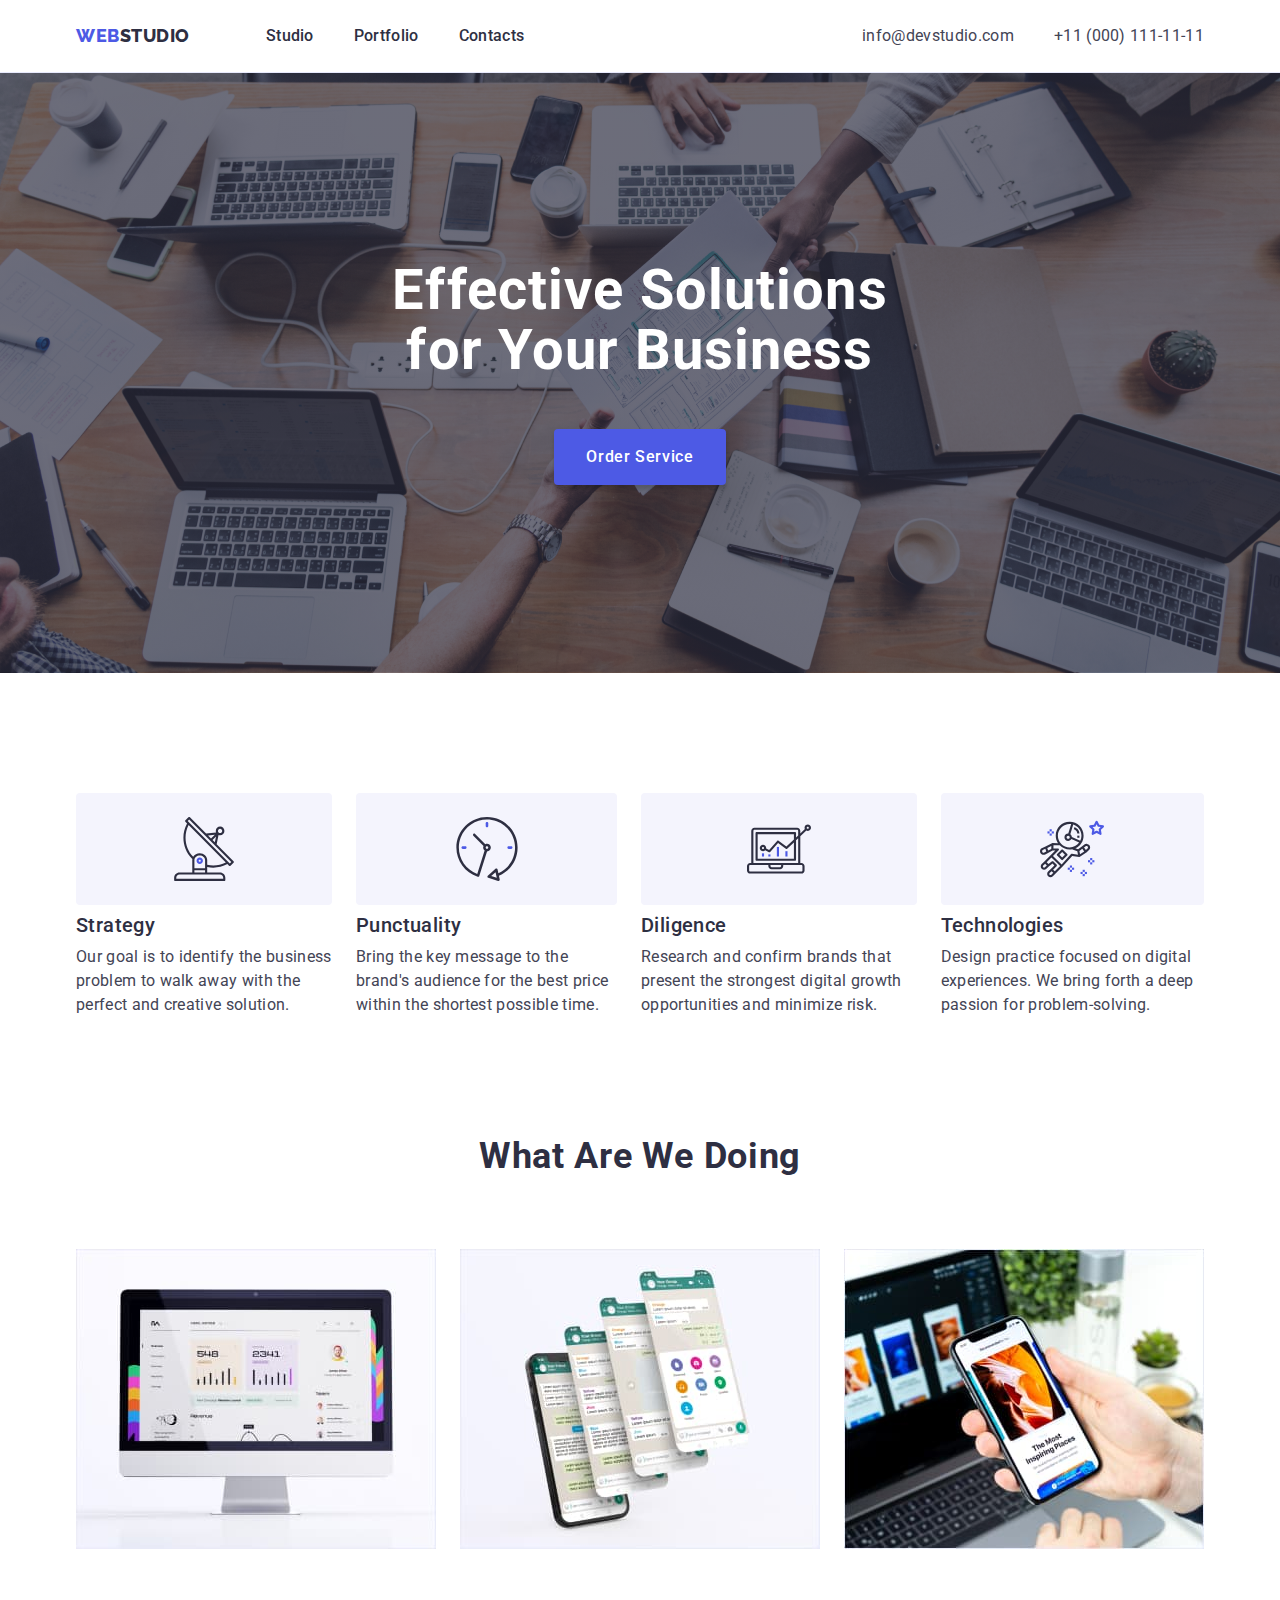
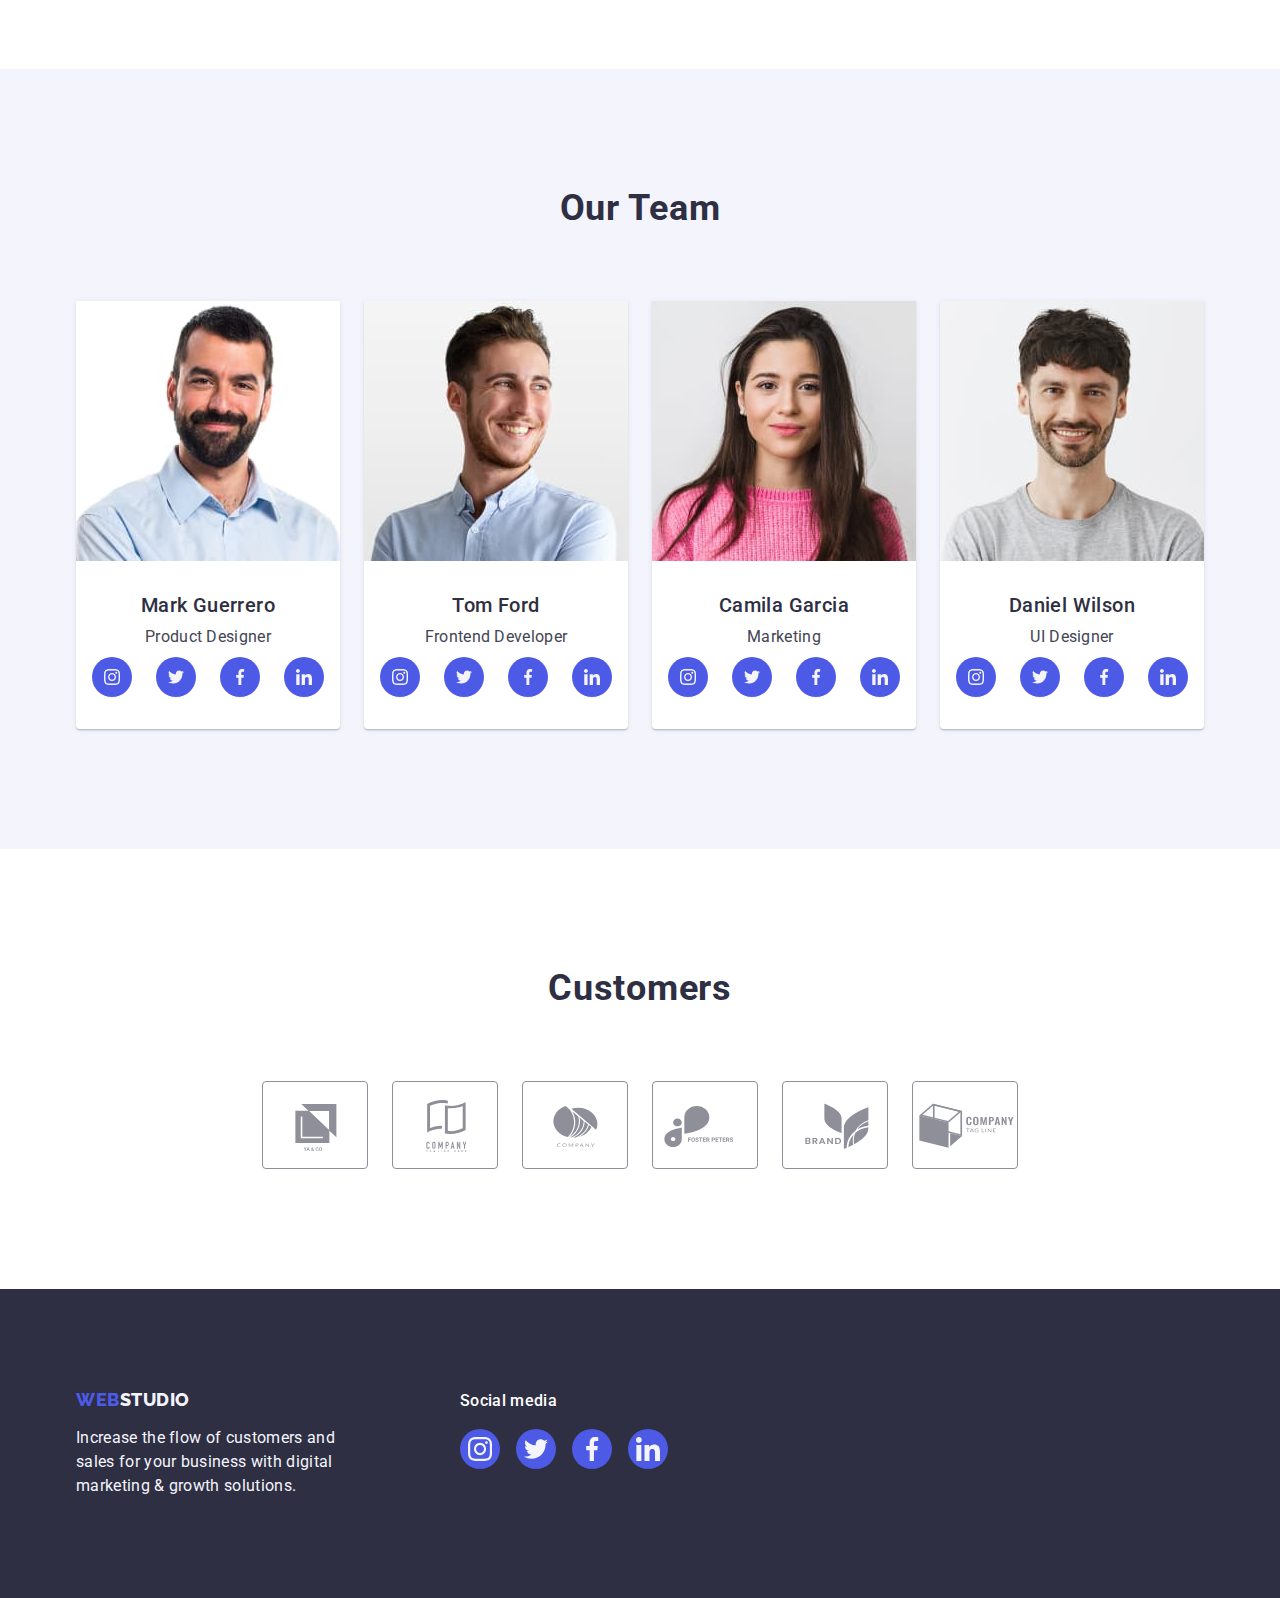
<file: index.html>
<!DOCTYPE html>
<html lang="en">
  <head>
    <meta charset="UTF-8" />
    <meta http-equiv="X-UA-Compatible" content="IE=edge" />
    <meta name="viewport" content="width=device-width, initial-scale=1.0" />
    <title>WebStudio</title>

    <link rel="preconnect" href="https://fonts.googleapis.com" />
    <link rel="preconnect" href="https://fonts.gstatic.com" crossorigin />
    <link
      href="https://fonts.googleapis.com/css2?family=Raleway:wght@800&family=Roboto:wght@400;500;700&display=swap"
      rel="stylesheet"
    />

    <link
      rel="stylesheet"
      href="https://cdnjs.cloudflare.com/ajax/libs/modern-normalize/2.0.0/modern-normalize.min.css"
    />
    <link rel="stylesheet" href="./css/style.css" />
  </head>
  <body>
    <!-- Header -->
    <header class="header-page link">
      <div class="container page-header-container">
        <nav class="page-nav">
          <a class="logo logo-text link" href="./index.html"
            >Web<span class="logo-color logo-text">Studio</span></a
          >
          <ul class="header-list list">
            <li class="link-header">
              <a class="header-item link" href="./index.html">Studio</a>
            </li>
            <li class="link-header">
              <a class="header-item link" href="./portfolio.html">Portfolio</a>
            </li>
            <li class="link-header">
              <a class="header-item link" href="">Contacts</a>
            </li>
          </ul>
        </nav>
        <address class="header-address link">
          <ul class="header-address-list list">
            <li class="header-address-item list">
              <a
                class="header-address-link link"
                href="mailto:info@devstudio.com"
                >info@devstudio.com</a
              >
            </li>
            <li class="header-address-item list">
              <a class="header-address-link link" href="tel:+110001111111"
                >+11 (000) 111-11-11</a
              >
            </li>
          </ul>
        </address>
      </div>
    </header>

    <!-- Hero -->
    <main class="main-hero">
      <section class="hero-page" id="studio">
        <div class="container">
          <h1 class="hero-title">Effective Solutions for Your Business</h1>
          <button class="hero-btn" type="button">Order Service</button>
        </div>
      </section>

      <!-- Section 1 -->
      <section class="criteria-business">
        <div class="container">
        <h2 class="visually-hidden">criteria</h2>
        <ul class="criteria-list list section-page-container">

          <li class="criterion-item">
            <div class="feauturs-container ">
              <svg class="features-item-icon" width="64" height="64">
                <use href="./images/icons.svg#icon-antenna"></use>
              </svg>
            </div>

            <h3 class="subtitle-criterion">Strategy</h3>
            <p class="text-criterion">
              Our goal is to identify the business problem to walk away with the
              perfect and creative solution.
            </p>
          </li>
          <li class="criterion-item">
            <div class="feauturs-container ">
              <svg class="features-item-icon" width="64" height="64">
                <use href="./images/icons.svg#icon-clock"></use>
              </svg>
            </div>

            <h3 class="subtitle-criterion">Punctuality</h3>
            <p class="text-criterion">
              Bring the key message to the brand's audience for the best price
              within the shortest possible time.
            </p>
          </li>

          <li class="criterion-item">
            <div class="feauturs-container ">
              <svg class="features-item-icon" width="64" height="64">
                <use href="./images/icons.svg#icon-diagram"></use>
              </svg>
            </div>

            <h3 class="subtitle-criterion">Diligence</h3>
            <p class="text-criterion">
              Research and confirm brands that present the strongest digital
              growth opportunities and minimize risk.
            </p>
          </li>

          <li class="criterion-item">
            <div class="feauturs-container ">
              <svg class="features-item-icon" width="64" height="64">
                <use href="./images/icons.svg#icon-astronaut"></use>
              </svg>
            </div>

            <h3 class="subtitle-criterion">Technologies</h3>
            <p class="text-criterion">
              Design practice focused on digital experiences. We bring forth a
              deep passion for problem-solving.
            </p>
          </li>
        </ul>
      </div>
      </section>
      <!-- Section 2 -->
      <section class="working">
        <div class="container">
          <h2 class="title-section-working">What are we doing</h2>
          <ul class="list-foto-working list working-container">
            <li class="list-foto-item">
              <img src="./images/img1.jpg" alt="monitor" width="360" />
            </li>
            <li class="list-foto-item">
              <img src="./images/img2.jpg" alt="phone" width="360" />
            </li>
            <li class="list-foto-item">
              <img
                src="./images/img3.jpg"
                alt="computer and phone"
                width="360"
              />
            </li>
          </ul>
        </div>
      </section>
      <!-- Section 3 -->
      <section class="employees">
        <div class="container">
          <h2 class="subtitle-employees">Our Team</h2>
          <ul class="photos-employees-list list">
            <li class="photo-employees-item">
              <img
                class="photo-employees"
                src="./images/markguerrero.jpg"
                alt="Mark Guerrero"
                width="264"
              />
              <div class="photo-title-text">
                <h3 class="name-employees">Mark Guerrero</h3>
                <p class="profession">Product Designer</p>
                <ul class="social-list list">
                  <li class="social-list-item">
                    <a href="" class="social-list-link">
                      <svg class="social-list-icon" width="16" height="16">
                        <use href="./images/icons.svg#icon-instagram"></use>
                      </svg>
                    </a>
                  </li>
                  <li class="social-list-item">
                    <a href="" class="social-list-link">
                      <svg class="social-list-icon" width="16" height="16">
                        <use href="./images/icons.svg#icon-twitter"></use>
                      </svg>
                    </a>
                  </li>
                  <li class="social-list-item">
                    <a href="" class="social-list-link">
                      <svg class="social-list-icon" width="16" height="16">
                        <use href="./images/icons.svg#icon-facebook"></use>
                      </svg>
                    </a>
                  </li>
                  <li class="social-list-item">
                    <a href="" class="social-list-link">
                      <svg class="social-list-icon" width="16" height="16">
                        <use href="./images/icons.svg#icon-linkedin"></use>
                      </svg>
                    </a>
                  </li>
                </ul>
              </div>
            </li>
            <li class="photo-employees-item">
              <img src="./images/tomford.jpg" alt="Tom Ford" width="264" />

              <div class="photo-title-text">
                <h3 class="name-employees">Tom Ford</h3>
                <p class="profession">Frontend Developer</p>
                <ul class="social-list list">
                  <li class="social-list-item">
                    <a href="" class="social-list-link">
                      <svg class="social-list-icon" width="16" height="16">
                        <use href="./images/icons.svg#icon-instagram"></use>
                      </svg>
                    </a>
                  </li>
                  <li class="social-list-item">
                    <a href="" class="social-list-link">
                      <svg class="social-list-icon" width="16" height="16">
                        <use href="./images/icons.svg#icon-twitter"></use>
                      </svg>
                    </a>
                  </li>
                  <li class="social-list-item">
                    <a href="" class="social-list-link">
                      <svg class="social-list-icon" width="16" height="16">
                        <use href="./images/icons.svg#icon-facebook"></use>
                      </svg>
                    </a>
                  </li>
                  <li class="social-list-item">
                    <a href="" class="social-list-link">
                      <svg class="social-list-icon" width="16" height="16">
                        <use href="./images/icons.svg#icon-linkedin"></use>
                      </svg>
                    </a>
                  </li>
                </ul>
              </div>
            </li>
            <li class="photo-employees-item">
              <img
                src="./images/camilagarcia.jpg"
                alt="Camila Garcia"
                width="264"
              />
              <div class="photo-title-text">
                <h3 class="name-employees">Camila Garcia</h3>
                <p class="profession">Marketing</p>
                <ul class="social-list list">
                  <li class="social-list-item">
                    <a href="" class="social-list-link">
                      <svg class="social-list-icon" width="16" height="16">
                        <use href="./images/icons.svg#icon-instagram"></use>
                      </svg>
                    </a>
                  </li>
                  <li class="social-list-item">
                    <a href="" class="social-list-link">
                      <svg class="social-list-icon" width="16" height="16">
                        <use href="./images/icons.svg#icon-twitter"></use>
                      </svg>
                    </a>
                  </li>
                  <li class="social-list-item">
                    <a href="" class="social-list-link">
                      <svg class="social-list-icon" width="16" height="16">
                        <use href="./images/icons.svg#icon-facebook"></use>
                      </svg>
                    </a>
                  </li>
                  <li class="social-list-item">
                    <a href="" class="social-list-link">
                      <svg class="social-list-icon" width="16" height="16">
                        <use href="./images/icons.svg#icon-linkedin"></use>
                      </svg>
                    </a>
                  </li>
                </ul>
              </div>
            </li>
            <li class="photo-employees-item">
              <img
                src="./images/danielwilson.jpg"
                alt="Daniel Wilson"
                width="264"
              />
              <div class="photo-title-text">
                <h3 class="name-employees">Daniel Wilson</h3>
                <p class="profession">UI Designer</p>
                <ul class="social-list list">
                  <li class="social-list-item">
                    <a href="" class="social-list-link">
                      <svg class="social-list-icon" width="16" height="16">
                        <use href="./images/icons.svg#icon-instagram"></use>
                      </svg>
                    </a>
                  </li>
                  <li class="social-list-item">
                    <a href="" class="social-list-link">
                      <svg class="social-list-icon" width="16" height="16">
                        <use href="./images/icons.svg#icon-twitter"></use>
                      </svg>
                    </a>
                  </li>
                  <li class="social-list-item">
                    <a href="" class="social-list-link">
                      <svg class="social-list-icon" width="16" height="16">
                        <use href="./images/icons.svg#icon-facebook"></use>
                      </svg>
                    </a>
                  </li>
                  <li class="social-list-item">
                    <a href="" class="social-list-link">
                      <svg class="social-list-icon" width="16" height="16">
                        <use href="./images/icons.svg#icon-linkedin"></use>
                      </svg>
                    </a>
                  </li>
                </ul>
              </div>
            </li>
          </ul>
        </div>
      </section>

      <!-- Customers -->

      <section class="customers">
        <div class="container">
          <h2 class="title-customers">Customers</h2>
          <ul class="customers-list list">
            <li class="customers-list-item">
              <a href="" class="customers-link">
                <svg class="customers-list-icon" width="104" height="56">
                  <use href="./images/icons.svg#icon-onecustomer"></use>
                </svg>
              </a>
            </li>

            <li class="customers-list-item">
              <a href="" class="customers-link">
                <svg class="customers-list-icon" width="104" height="56">
                  <use
                    href="./images/icons.svg#icon-twocustomer"
                    class="use-icon"
                  ></use>
                </svg>
              </a>
            </li>

            <li class="customers-list-item">
              <a href="" class="customers-link">
                <svg class="customers-list-icon" width="104" height="56">
                  <use href="./images/icons.svg#icon-threecustomer"></use>
                </svg>
              </a>
            </li>

            <li class="customers-list-item">
              <a href="" class="customers-link">
                <svg class="customers-list-icon" width="104" height="56">
                  <use href="./images/icons.svg#icon-fourcustomer"></use>
                </svg>
              </a>
            </li>

            <li class="customers-list-item">
              <a href="" class="customers-link">
                <svg class="customers-list-icon" width="104" height="56">
                  <use href="./images/icons.svg#icon-fivecustomer"></use>
                </svg>
              </a>
            </li>

            <li class="customers-list-item">
              <a href="" class="customers-link">
                <svg class="customers-list-icon" width="104" height="56">
                  <use href="./images/icons.svg#icon-sixcustomer"></use>
                </svg>
              </a>
            </li>
          </ul>
        </div>
      </section>
    </main>
    <!-- Footer -->
    <footer class="footer-page">
      <div class="footer-container container">
        <div class="footer-container-logo">
          <a class="footer-logo link logo-text" href="./index.html"
            >Web<span class="logo-footer logo-text">Studio</span></a
          >
          <p class="text-footer">
            Increase the flow of customers and sales for your business with
            digital marketing & growth solutions.
          </p>
        </div>
        <div class="footer-container-social">
          <p class="title-social-media">Social media</p>

          <ul class="footer-social-list list">
            <li class="footer-social-list-item">
              <a href="" class="footer-social-list-link">
                <svg class="footer-social-list-icon" width="24" height="24">
                  <use href="./images/icons.svg#icon-instagram"></use>
                </svg>
              </a>
            </li>
            <li class="footer-social-list-item">
              <a href="" class="footer-social-list-link">
                <svg class="footer-social-list-icon" width="24" height="24">
                  <use href="./images/icons.svg#icon-twitter"></use>
                </svg>
              </a>
            </li>
            <li class="footer-social-list-item">
              <a href="" class="footer-social-list-link">
                <svg class="footer-social-list-icon" width="24" height="24">
                  <use href="./images/icons.svg#icon-facebook"></use>
                </svg>
              </a>
            </li>
            <li class="footer-social-list-item">
              <a href="" class="footer-social-list-link">
                <svg class="footer-social-list-icon" width="24" height="24">
                  <use href="./images/icons.svg#icon-linkedin"></use>
                </svg>
              </a>
            </li>
          </ul>
        </div>
      </div>
    </footer>
  </body>
</html>
</file>
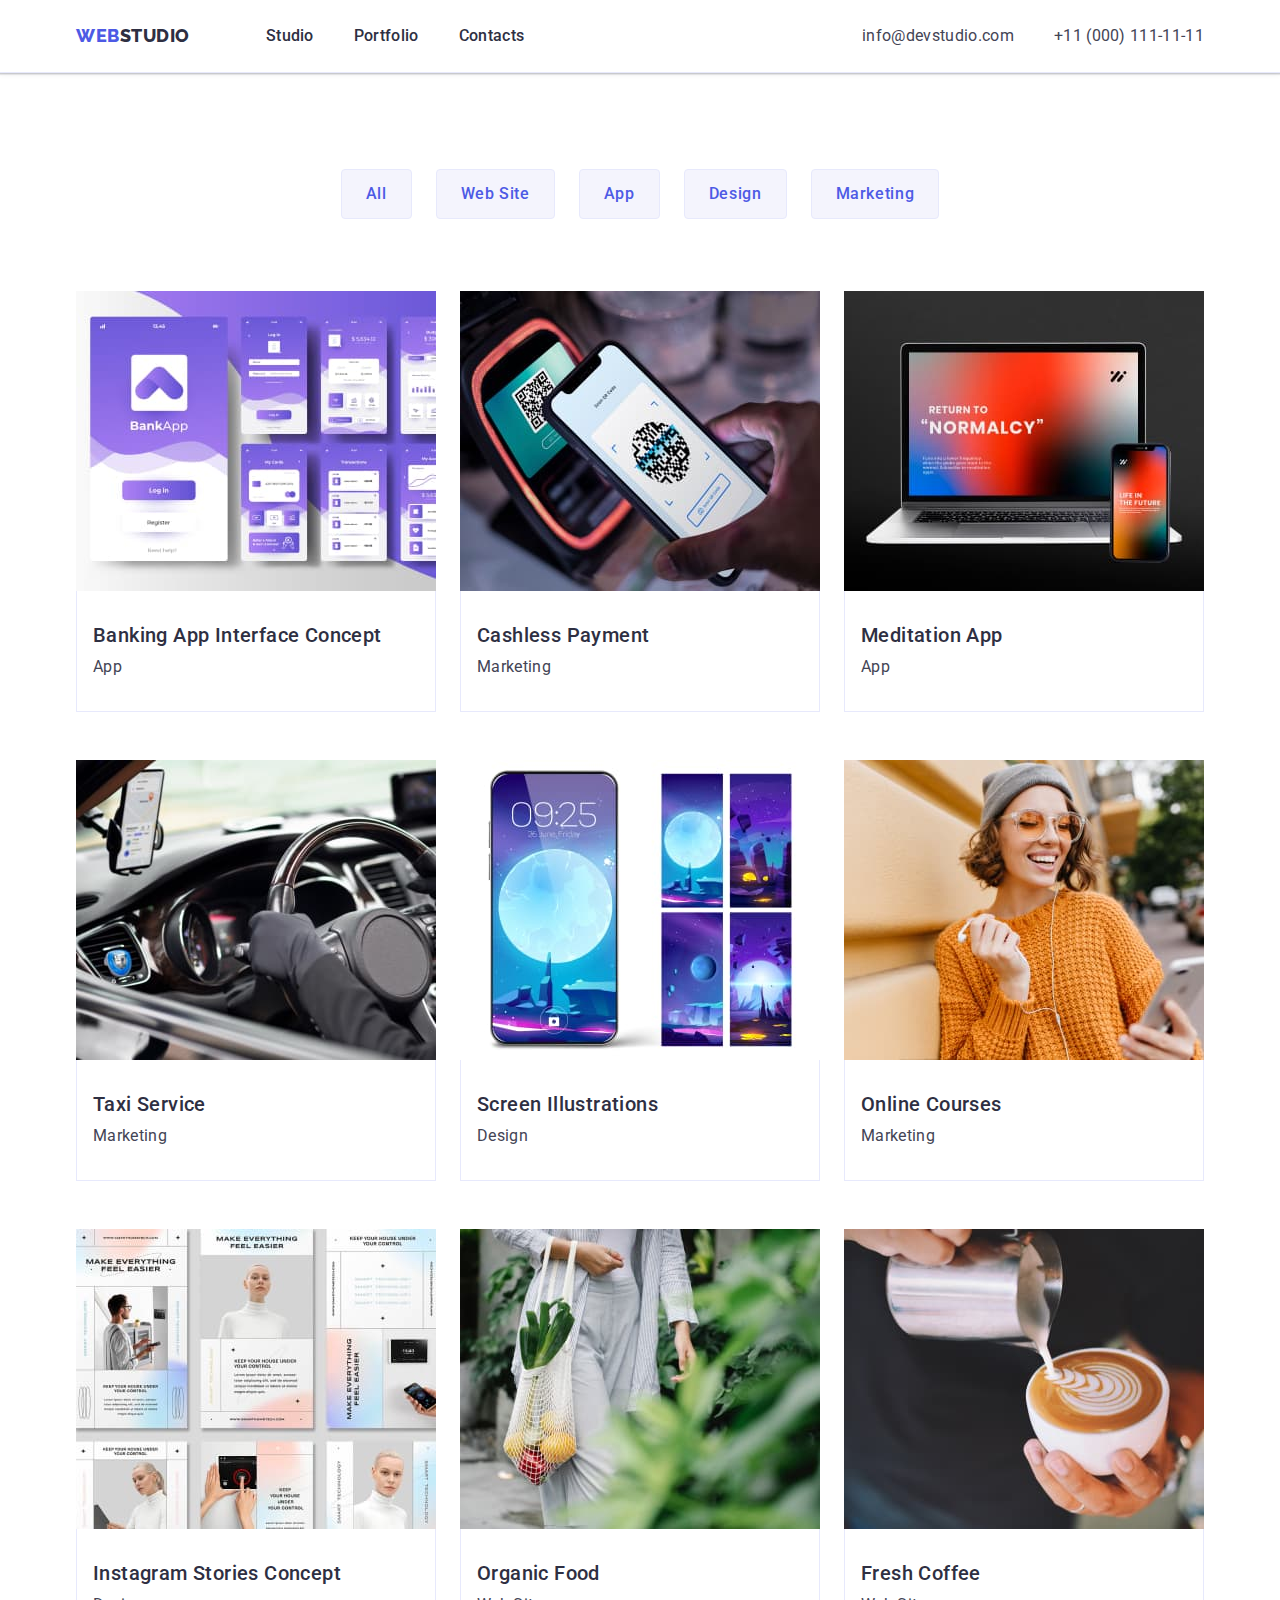
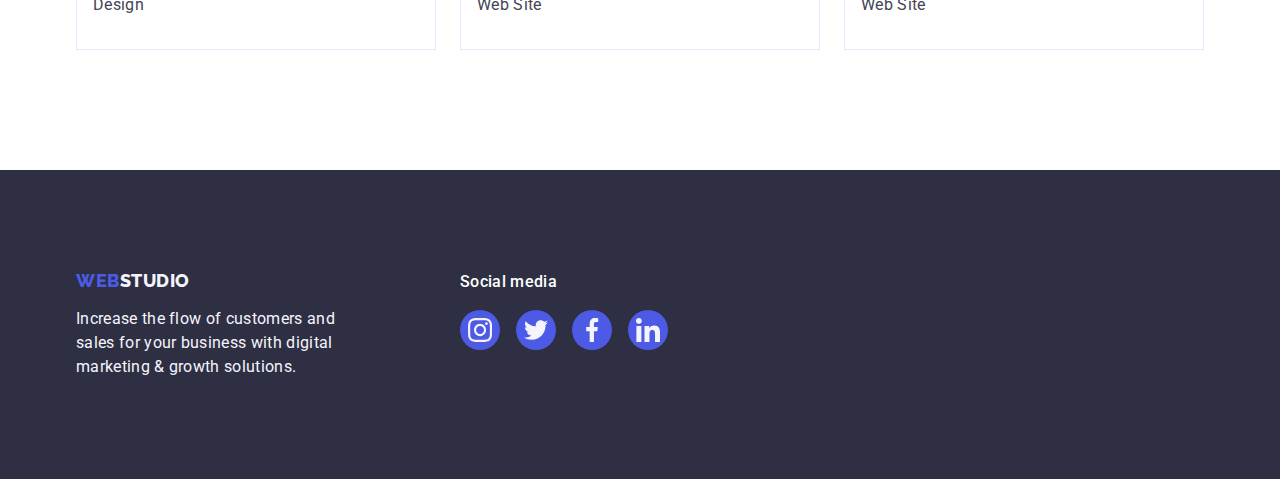
<file: portfolio.html>
<!DOCTYPE html>
<html lang="en">
  <head>
    <meta charset="UTF-8" />
    <meta http-equiv="X-UA-Compatible" content="IE=edge" />
    <meta name="viewport" content="width=device-width, initial-scale=1.0" />
    <title>WebStudio</title>
    <link rel="preconnect" href="https://fonts.googleapis.com" />
    <link rel="preconnect" href="https://fonts.gstatic.com" crossorigin />
    <link
      href="https://fonts.googleapis.com/css2?family=Raleway:wght@800&family=Roboto:wght@400;500;700&display=swap"
      rel="stylesheet"
    />
    <link
      rel="stylesheet"
      href="https://cdnjs.cloudflare.com/ajax/libs/modern-normalize/2.0.0/modern-normalize.min.css"
    />
    <link rel="stylesheet" href="./css/style.css" />
  </head>
  <body>
    <!-- Header -->
    <header class="header-page link">
      <div class="container page-header-container">
        <nav class="page-nav">
          <a class="logo logo-text link" href="./index.html"
            >Web<span class="logo-color logo-text">Studio</span></a
          >
          <ul class="header-list list">
            <li class="link-header">
              <a class="header-item link" href="./index.html">Studio</a>
            </li>
            <li class="link-header">
              <a class="header-item link" href="./portfolio.html">Portfolio</a>
            </li>
            <li class="link-header">
              <a class="header-item link" href="">Contacts</a>
            </li>
          </ul>
        </nav>
        <address class="header-address link">
          <ul class="header-address-list list">
            <li class="header-address-item list">
              <a
                class="header-address-link link"
                href="mailto:info@devstudio.com"
                >info@devstudio.com</a
              >
            </li>
            <li class="header-address-item list">
              <a class="header-address-link link" href="tel:+110001111111"
                >+11 (000) 111-11-11</a
              >
            </li>
          </ul>
        </address>
      </div>
    </header>

    <!-- Portfolio -->
    <main class="page-portfolio">
      <section class="portfolio">
        <div class="container">
          <h1 class="visually-hidden">portfolio</h1>
          <ul class="button-list list">
            <li class="btn-portfolio-item">
              <button class="btn-color" type="button">All</button>
            </li>
            <li class="btn-portfolio-item">
              <button class="btn-color" type="button">Web Site</button>
            </li>
            <li class="btn-portfolio-item">
              <button class="btn-color" type="button">App</button>
            </li>
            <li class="btn-portfolio-item">
              <button class="btn-color" type="button">Design</button>
            </li>
            <li class="btn-portfolio-item">
              <button class="btn-color" type="button">Marketing</button>
            </li>
          </ul>

          <ul class="foto-applications-list list">
            <li class="foto-applications-item">
              <a href="" class="foto-applications link">
                <img
                  class="foto-applications-link"
                  src="./images/foto1.jpg"
                  alt="bank app"
                  width="360"
                  height="300"
                />
                <div class="list-web">
                  <h2 class="title-applications">
                    Banking App Interface Concept
                  </h2>
                  <p class="text-applications">App</p>
                </div>
              </a>
            </li>
            <li class="foto-applications-item">
              <a href="" class="foto-applications link">
                <img
                  class="foto-applications-link"
                  src="./images/foto2.jpg"
                  alt="phone payment"
                  width="360"
                  height="300"
                />
                <div class="list-web">
                  <h2 class="title-applications">Cashless Payment</h2>
                  <p class="text-applications">Marketing</p>
                </div>
              </a>
            </li>
            <li class="foto-applications-item">
              <a href="" class="foto-applications link">
                <img
                  class="foto-applications-link"
                  src="./images/foto3.jpg"
                  alt="laptop"
                  width="360"
                  height="300"
                />
                <div class="list-web">
                  <h2 class="title-applications">Meditation App</h2>
                  <p class="text-applications">App</p>
                </div>
              </a>
            </li>
            <li class="foto-applications-item">
              <a href="" class="foto-applications link">
                <img
                  class="foto-applications-link"
                  src="./images/foto4.jpg"
                  alt="machine panel"
                  width="360"
                  height="300"
                />
                <div class="list-web">
                  <h2 class="title-applications">Taxi Service</h2>
                  <p class="text-applications">Marketing</p>
                </div>
              </a>
            </li>
            <li class="foto-applications-item">
              <a href="" class="foto-applications link">
                <img
                  class="foto-applications-link"
                  src="./images/foto5.jpg"
                  alt="phone illustrations"
                  width="360"
                  height="300"
                />
                <div class="list-web">
                  <h2 class="title-applications">Screen Illustrations</h2>
                  <p class="text-applications">Design</p>
                </div>
              </a>
            </li>
            <li class="foto-applications-item">
              <a href="" class="foto-applications link">
                <img
                  class="foto-applications-link"
                  src="./images/foto6.jpg"
                  alt="woman"
                  width="360"
                  height="300"
                />
                <div class="list-web">
                  <h2 class="title-applications">Online Courses</h2>
                  <p class="text-applications">Marketing</p>
                </div>
              </a>
            </li>
            <li class="foto-applications-item">
              <a href="" class="foto-applications link">
                <img
                  class="foto-applications-link"
                  src="./images/foto7.jpg"
                  alt="pages instagram"
                  width="360"
                  height="300"
                />
                <div class="list-web">
                  <h2 class="title-applications">Instagram Stories Concept</h2>
                  <p class="text-applications">Design</p>
                </div>
              </a>
            </li>
            <li class="foto-applications-item">
              <a href="" class="foto-applications link">
                <img
                  class="foto-applications-link"
                  src="./images/foto8.jpg"
                  alt="woman with vegetables"
                  width="360"
                  height="300"
                />
                <div class="list-web">
                  <h2 class="title-applications">Organic Food</h2>
                  <p class="text-applications">Web Site</p>
                </div>
              </a>
            </li>
            <li class="foto-applications-item">
              <a href="" class="foto-applications link">
                <img
                  class="foto-applications-link"
                  src="./images/foto9.jpg"
                  alt="coffee"
                  width="360"
                  height="300"
                />
                <div class="list-web">
                  <h2 class="title-applications">Fresh Coffee</h2>
                  <p class="text-applications">Web Site</p>
                </div>
              </a>
            </li>
          </ul>
        </div>
      </section>
    </main>
    <!-- Footer -->
    <footer class="footer-page">
      <div class="footer-container container">
        <div class="footer-container-logo">
          <a class="footer-logo link logo-text" href="./index.html"
            >Web<span class="logo-footer logo-text">Studio</span></a
          >
          <p class="text-footer">
            Increase the flow of customers and sales for your business with
            digital marketing & growth solutions.
          </p>
        </div>
        <div class="footer-container-social">
          <p class="title-social-media">Social media</p>

          <ul class="footer-social-list list">
            <li class="footer-social-list-item">
              <a href="" class="footer-social-list-link">
                <svg class="footer-social-list-icon" width="24" height="24">
                  <use href="./images/icons.svg#icon-instagram"></use>
                </svg>
              </a>
            </li>
            <li class="footer-social-list-item">
              <a href="" class="footer-social-list-link">
                <svg class="footer-social-list-icon" width="24" height="24">
                  <use href="./images/icons.svg#icon-twitter"></use>
                </svg>
              </a>
            </li>
            <li class="footer-social-list-item">
              <a href="" class="footer-social-list-link">
                <svg class="footer-social-list-icon" width="24" height="24">
                  <use href="./images/icons.svg#icon-facebook"></use>
                </svg>
              </a>
            </li>
            <li class="footer-social-list-item">
              <a href="" class="footer-social-list-link">
                <svg class="footer-social-list-icon" width="24" height="24">
                  <use href="./images/icons.svg#icon-linkedin"></use>
                </svg>
              </a>
            </li>
          </ul>
        </div>
      </div>
    </footer>
  </body>
</html>
</file>
<file: css/style.css>
:root {
    --primary-font: 'Roboto', sans-serif;
    --secondary-font: 'Raleway', sans-serif;
    --primary-text-color: #2E2F42;
    --secondary-text-color: #434455;
    --third-text-color: #4D5AE5;
    --ocean-color: #404BBF;
    --first-light-text-color: #FFFFFF;
    --second-light-text-color: #F4F4FD;
    --border-color: #e7e9fc;
    --fill-grey: #8e8f99;
    --fill-white: #f4f4fd;





}

.list {
    list-style: none;
}

.link {
    text-decoration: none;

}

.logo-text {
    font-family: var(--secondary-font);
    font-weight: 800;
    font-size: 18px;
    line-height: 1.17;
    letter-spacing: 0.03em;
    text-transform: uppercase;

}

body {
    font-family: 'Roboto', sans-serif;
    color: var(--secondary-text-color);
    background-color: var(--first-light-text-color);
}

p,
h1,
h2,
h3,
h4 {
    margin: 0;
}

ul {
    margin-top: 0;
    margin-bottom: 0;
    padding-left: 0;
}

img {
    display: block;
    max-width: 100%;
    height: auto;
}

.container {

    width: 1158px;
    padding-left: 15px;
    padding-right: 15px;
    margin: 0 auto;
    /* outline: 2px solid teal; */

}

/**============== Header =================*/
.header-page {
    border-bottom: 1px solid #E7E9FC;
    box-shadow: 0px 2px 1px rgba(46, 47, 66, 0.08), 0px 1px 1px rgba(46, 47, 66, 0.16), 0px 1px 6px rgba(46, 47, 66, 0.08);

}



.page-header-container {
    display: flex;
}

.page-nav {
    display: flex;
    align-items: center;
}

.header-list {
    display: flex;
    align-items: center;
}

.logo-color {

    color: var(--primary-text-color);
}


.logo {
    color: var(--third-text-color);
    margin-right: 76px;
    margin-left: auto;
    padding-top: 24px;
    padding-bottom: 24px;
}

.link-header:not(:last-child) {
    margin-right: 40px;
}

.header-item {

    font-weight: 500;
    font-size: 16px;
    line-height: 1.5;
    letter-spacing: 0.02em;
    color: var(--primary-text-color);
    padding-top: 24px;
    display: block;
    padding-bottom: 24px;
}

.header-item:hover,
.header-item:focus {
    color: var(--ocean-color);
}

.header-address-item {

    font-weight: 500;
    font-size: 16px;
    line-height: 1.5;
    letter-spacing: 0.02em;
    color: var(--primary-text-color);


}


.header-address-link {
    font-weight: 400;
    font-size: 16px;
    line-height: 1.5;
    letter-spacing: 0.02em;
    color: var(--secondary-text-color);



}

.header-address-link:hover,
.header-address-link:focus {
    color: var(--ocean-color);
}

.header-address {
    font-style: normal;
    display: flex;
    align-items: center;
    margin-left: auto;


}

.header-address-list {
    display: flex;
    align-items: center;
    gap: 40px;
}





/*!============== Header =================*/

/**============== Hero =================*/



.hero-page {
  padding-bottom: 188px;
    padding-top: 188px;
    background-image: linear-gradient(rgba(46, 47, 66, 0.7), rgba(46, 47, 66, 0.7)),url(../images/hero-bg.jpg);
    max-width: 1440px;
    background-size: cover;
    background-repeat: no-repeat;
    background-position: center;
    background-color: var(--primary-text-color);
    margin: 0 auto;
}

.hero-title {
    font-weight: 700;
    font-size: 56px;
    line-height: 1.07;
    text-align: center;
    letter-spacing: 0.02em;
    color: var(--first-light-text-color);
    margin-bottom: 48px;
    max-width: 496px;
    margin-left: auto;
    margin-right: auto;



}


.hero-btn {
    padding: 16px 32px;
    font-family: var(--primary-font);
    font-style: normal;
    font-weight: 500;
    font-size: 16px;
    line-height: 1.5;
    letter-spacing: 0.04em;
    color: var(--first-light-text-color);
    background: var(--third-text-color);
    cursor: pointer;
    border: none;
    box-shadow: 0px 4px 4px rgba(0, 0, 0, 0.15);
    border-radius: 4px;
    margin-left: auto;
    margin-right: auto;
    min-width: 169px;
    height: 56px;
    display: block;



}

.hero-btn:hover,
.hero-btn:focus {
    background-color: var(--ocean-color);
}


/*!============== Hero =================/*/

/**============== Section 1 =================*/




.feauturs-container{
    display: flex;
    align-items: center;
    justify-content: center;
    height: 112px;
    background: #F4F4FD;
    border-radius: 4px;
    margin-bottom: 8px;
    
   }
 .visually-hidden {
    position: absolute;
    white-space: nowrap;
    width: 1px;
    height: 1px;
    overflow: hidden;
    border: 0;
    padding: 0;
    clip: rect(0 0 0 0);
    clip-path: inset(50%);
    margin: -1px;
} 

.criteria-business {
    padding-top: 120px;
    padding-bottom: 120px;

}

.criteria-list {
    display: flex;
    gap: 24px;

}

.criterion-item {
    width: calc((100%-72px)/4);
}



.subtitle-criterion {

    font-weight: 500;
    font-size: 20px;
    line-height: 1.2;
    letter-spacing: 0.02em;
    color: var(--primary-text-color);
    margin-bottom: 8px;
}

.text-criterion {
    font-size: 16px;
    line-height: 1.5;
    letter-spacing: 0.02em;
    color: var(--secondary-text-color);
}



/*!============== Section 1 =================*/

/**============== Section 2 =================*/

.working {

    padding-bottom: 120px;
}


.working-container {
    display: flex;
    gap: 24px;



}

.title-section-working {
    font-weight: 700;
    font-size: 36px;
    line-height: 1.11;
    letter-spacing: 0.02em;
    text-transform: capitalize;
    text-align: center;
    color: var(--primary-text-color);
    min-width: 323px;
    margin-right: auto;
    margin-left: auto;
    margin-bottom: 72px;

}


.list-foto-item {
    width: calc((100%-48px)/3);
}

/*!============== Section 2 =================*/

/**============== Section 3 =================*/

.social-list{
    display: flex;
    justify-content: center;
    gap: 24px;


}
.social-list-link{
    display: flex;
    justify-content: center;
    align-items: center;

    width: 40px;
    height: 40px;
    border-radius: 50%;
    background-color: var(--third-text-color);
    fill: var(--fill-white);
}
.social-list-link:hover,
.social-list-link:focus{
    background: var(--ocean-color);
    
}

.employees {
    background: var(--second-light-text-color);
    padding-top: 120px;
    padding-bottom: 120px;
}



.photos-employees-list {
    display: flex;
    gap: 24px
}

.subtitle-employees {
    font-weight: 700;
    font-size: 36px;
    line-height: 1.11;
    letter-spacing: 0.02em;
    text-align: center;
    text-transform: capitalize;
    color: var(--primary-text-color);
    margin-bottom: 72px;
}

.photo-title-text {
    padding: 32px 16px;
}



.name-employees {
    font-weight: 500;
    font-size: 20px;
    line-height: 1.2;
    letter-spacing: 0.02em;
    color: var(--primary-text-color);
    margin-bottom: 8px;
    text-align: center;

}

.profession {
    font-size: 16px;
    line-height: 1.5;
    letter-spacing: 0.02em;
    color: var(--secondary-text-color);
    text-align: center;
    margin-bottom: 8px;


}

.photo-employees-item {
    background-color: var(--first-light-text-color);
    width: calc((100%-72)/4);
    border-radius: 0px 0px 4px 4px;
    box-shadow: 0px 1px 6px rgba(46, 47, 66, 0.08), 0px 1px 1px rgba(46, 47, 66, 0.16), 0px 2px 1px rgba(46, 47, 66, 0.08);
}



/*------------------ Customers --------------*/
.customers{

padding-top: 120px;
padding-bottom: 120px;



}

.title-customers{
    font-weight: 700;
    font-size: 36px;
    line-height: 1.11;
    text-align: center;
    letter-spacing: 0.02em;
    text-transform: capitalize;
    color: var(--primary-text-color);
    margin-bottom: 72px;

}

.customers-list{

    display: flex;
    justify-content: center;
    align-items: center;
    gap: 24px;
    
} 


.customers-list-item{
   
    height: 88px;
    width: calc((100%-120)/6);
 

}


.customers-link{
    display: flex;
    justify-content: center;
    align-items: center;
    height: 100%;
    width: 100%;
    border: 1px solid #8E8F99;
    border-radius: 4px;
   color:  var(--fill-grey);

}

.customers-link:hover,
.customers-link:focus{
    border-color: var(--ocean-color);
    color: var(--ocean-color);
}

.customers-list-icon:hover,
.customers-list-icon:focus{
color : var(--ocean-color);

}
.customers-list-icon{
    fill: currentColor;
}


/*!============== Section 3 =================/*/


/**============== Portfolio =================*/

.visually-hidden {
    position: absolute;
    white-space: nowrap;
    width: 1px;
    height: 1px;
    overflow: hidden;
    border: 0;
    padding: 0;
    clip: rect(0 0 0 0);
    clip-path: inset(50%);
    margin: -1px;
}

.portfolio {
    padding-top: 96px;
    padding-bottom: 120px;
}


.button-list {

    margin-bottom: 72px;
    justify-content: center;
    display: flex;
    align-items: center;
    gap: 24px;
}

.btn-portfolio {
    width: calc((100%-96)/5);
}

.btn-color {
    font-family: var(--primary-font);
    font-style: normal;
    font-weight: 500;
    font-size: 16px;
    line-height: 1.5;
    text-align: center;
    letter-spacing: 0.04em;
    color: var(--third-text-color);
    background: var(--second-light-text-color);
    border: 1px solid var(--border-color);
    cursor: pointer;
    padding: 12px 24px;
    border-radius: 4px;
    margin: 0 auto;
    display: block;

}

.btn-color:hover,
.btn-color:focus {
    background: var(--ocean-color);
    color: var(--first-light-text-color);
    border: 1px solid transparent;
    box-shadow: 0px 3px 1px rgba(0, 0, 0, 0.1), 0px 2px 1px rgba(0, 0, 0, 0.08), 0px 2px 2px rgba(0, 0, 0, 0.12);
}



.foto-applications-item {
    display: block;
    background: var(--first-light-text-color);
    width: calc(100%-48)/3;
}

.foto-applications:hover,
.foto-applications:focus{
       box-shadow: 0px 1px 6px rgba(46, 47, 66, 0.08), 0px 1px 1px rgba(46, 47, 66, 0.16), 0px 2px 1px rgba(46, 47, 66, 0.08);
    
}
.foto-applications{

    display: block;
}

.foto-applications-list {
    display: flex;
    flex-wrap: wrap;
    gap: 48px 24px;
}


.list-web {
    padding: 32px 16px;
    border: 1px solid var(--border-color);
    border-top: none;

}

.title-applications {
    font-weight: 500;
    font-size: 20px;
    line-height: 1.2;
    letter-spacing: 0.02em;
    color: var(--primary-text-color);
    margin-bottom: 8px;
    margin-top: 0;
}

.text-applications {
    font-size: 16px;
    line-height: 1.5;
    letter-spacing: 0.02em;
    color: var(--secondary-text-color);


}

/*!============== Portfolio =================/*/



/**============== Footer =================/*/




.footer-page {
    background: var(--primary-text-color);
    padding-top: 100px;
    padding-bottom: 100px;

}

.logo-footer {
    color: var(--second-light-text-color);
}

.text-footer {
    font-size: 16px;
    line-height: 1.5;
    letter-spacing: 0.02em;
    color: var(--second-light-text-color);
    max-width: 264px;
    margin-right: auto;

}

.footer-logo {
    display: inline-block;
    margin-bottom: 16px;
    color: var(--third-text-color);
    margin-right: 0 auto;
    }

.footer-container {
   display:flex;
   align-items: baseline;

}
.footer-container-logo{
    margin-right: 120px;
}

.title-social-media{
    font-weight: 500;
font-size: 16px;
line-height: 1.5;
letter-spacing: 0.02em;
color: var(--first-light-text-color);
margin-bottom: 16px;
}

.footer-social-list{
    display: flex;
    justify-content: center;
    gap: 16px;
   

}

.footer-social-list-link{
    display: flex;
    justify-content: center;
    align-items: center;
    width: 40px;
    height: 40px;
    border-radius: 50%;
    background-color: var(--third-text-color);
    fill:var(--fill-white)
}
.footer-social-list-link:hover,
.footer-social-list-link:focus{
    background: #31D0AA;
}
/*!============== Footer =================/
</file>
